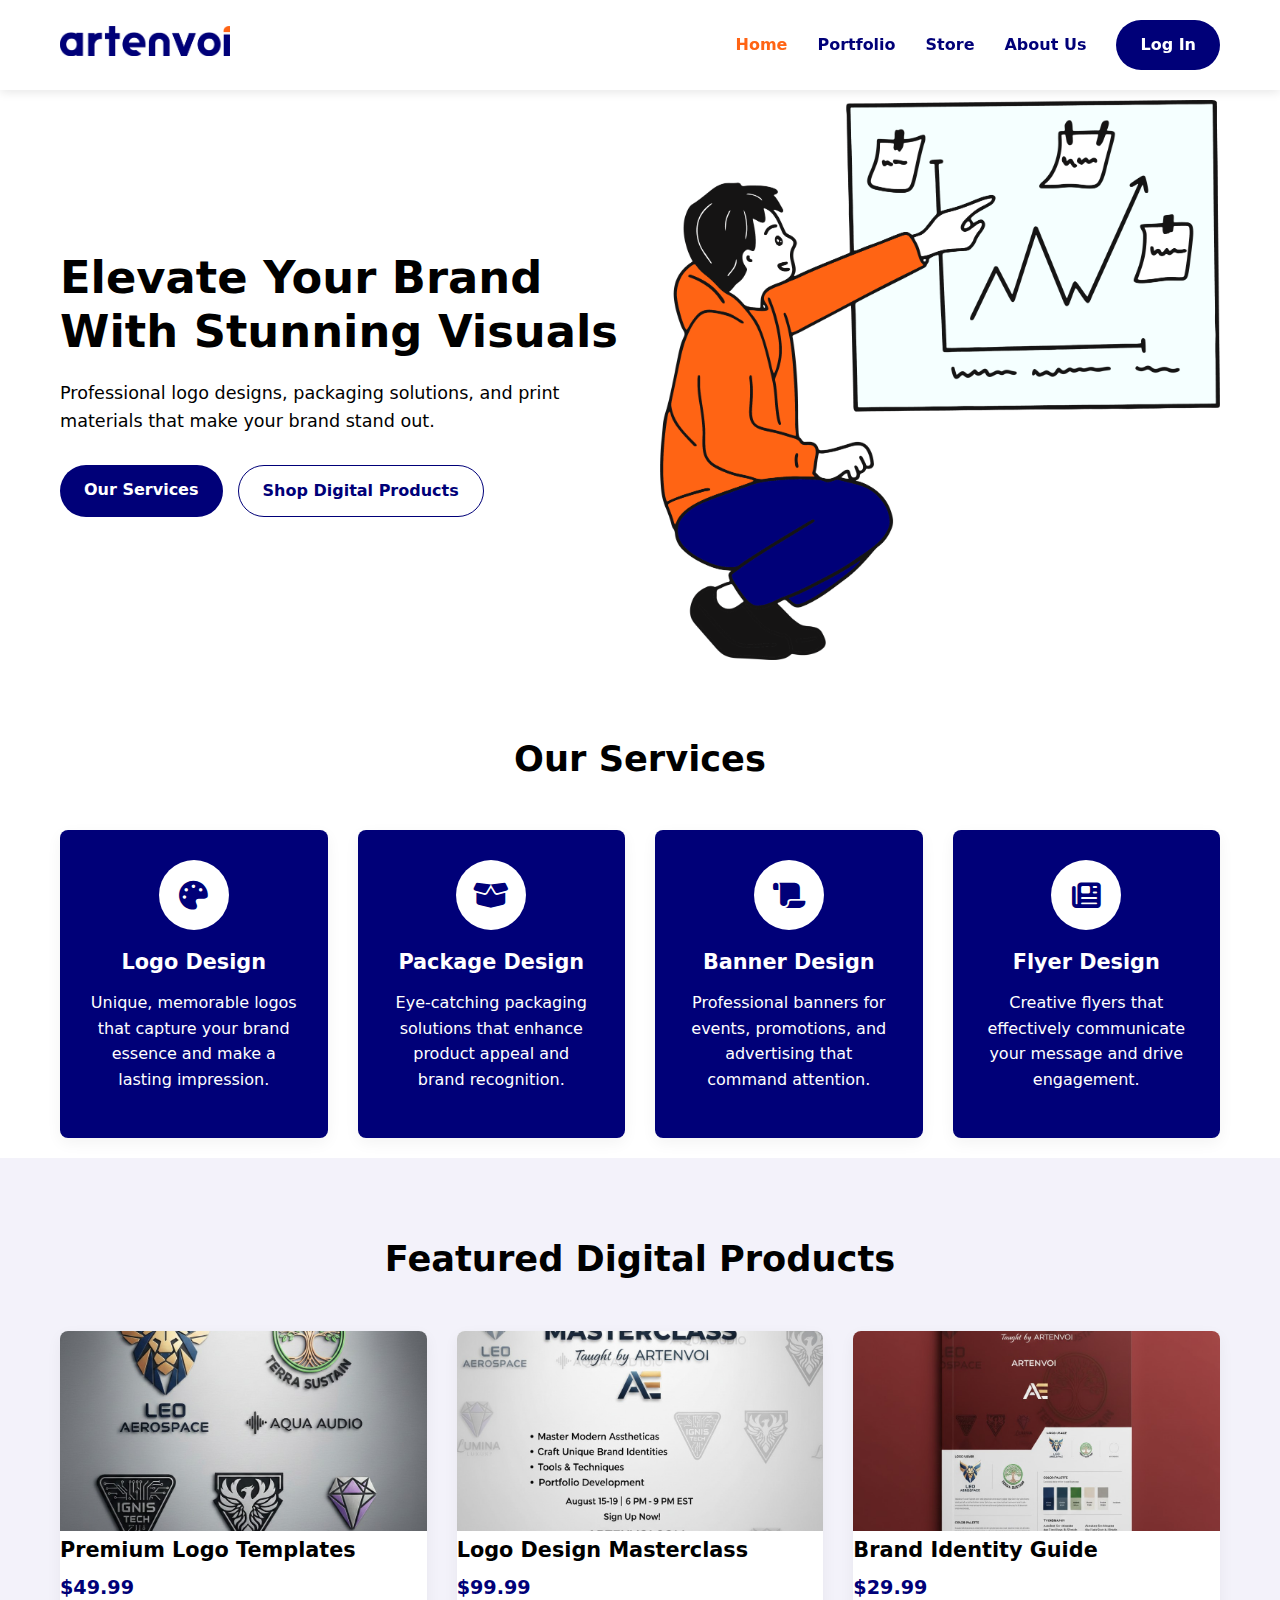
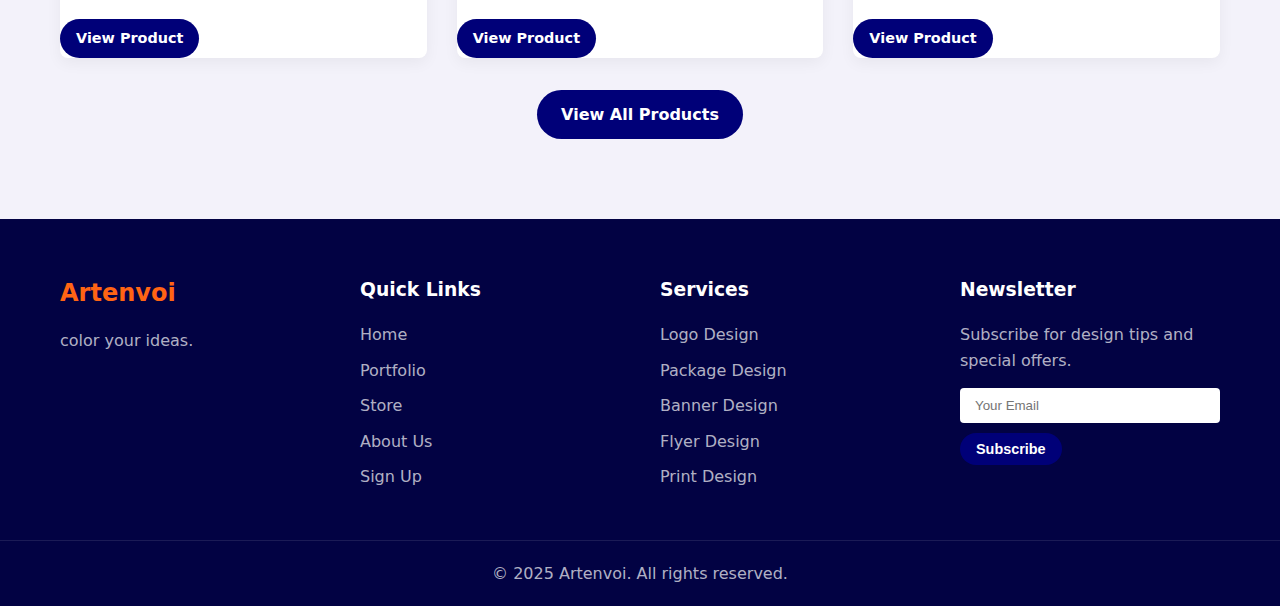
<file: index.html>
<!DOCTYPE html>
<html lang="en">
<head>
    <meta charset="UTF-8">
    <meta name="viewport" content="width=device-width, initial-scale=1.0">
    <title>Artenvoi</title>
    <link rel="icon" type="image/png" href="logo_icon.png" sizes="512x512">
    <link rel="stylesheet" href="style.css">
    <link rel="stylesheet" href="https://cdnjs.cloudflare.com/ajax/libs/font-awesome/6.5.1/css/all.min.css">
</head>
<body>
    <header>
        <div class="container">
            <div class="logo">
                <img src="Logo Name.png" alt="Derki Visuals", 
                style="width: 170px;">
            </div>
            <nav>
                <ul>
                    <li><a href="index.html">Home</a></li>
                    <li><a href="portfolio.html">Portfolio</a></li>
                    <li><a href="store.html">Store</a></li>
                    <li><a href="about.html">About Us</a></li>
                    <li><a href="login.html" class="btn">Log In</a></li>
                </ul>
                <div class="mobile-menu">
                    <i class="fas fa-bars"></i>
                </div>
            </nav>
        </div>
    </header>

    <section class="hero">
        <div class="container">
            <div class="hero-content">
                <h1>Elevate Your Brand With Stunning Visuals</h1>
                <p>Professional logo designs, packaging solutions, and print materials that make your brand stand out.</p>
                <div class="cta-buttons">
                    <a href="#services" class="btn">Our Services</a>
                    <a href="store.html" class="btn secondary">Shop Digital Products</a>
                </div>
            </div>
            <div class="hero-image">
                <img src="design-showcase.png" alt="Design Showcase">
            </div>
        </div>
    </section>

    <section id="services" class="services">
        <div class="container">
            <h2>Our Services</h2>
            <div class="services-grid">
                <div class="service-card">
                    <div class="icon">
                        <i class="fas fa-palette"></i>
                    </div>
                    <h3>Logo Design</h3>
                    <p>Unique, memorable logos that capture your brand essence and make a lasting impression.</p>
                </div>
                <div class="service-card">
                    <div class="icon">
                        <i class="fas fa-box-open"></i>
                    </div>
                    <h3>Package Design</h3>
                    <p>Eye-catching packaging solutions that enhance product appeal and brand recognition.</p>
                </div>
                <div class="service-card">
                    <div class="icon">
                        <i class="fas fa-scroll"></i>
                    </div>
                    <h3>Banner Design</h3>
                    <p>Professional banners for events, promotions, and advertising that command attention.</p>
                </div>
                <div class="service-card">
                    <div class="icon">
                        <i class="fas fa-newspaper"></i>
                    </div>
                    <h3>Flyer Design</h3>
                    <p>Creative flyers that effectively communicate your message and drive engagement.</p>
                </div>
            </div>
        </div>
    </section>

    <section class="featured-products">
        <div class="container">
            <h2>Featured Digital Products</h2>
            <div class="products-grid">
                <div class="product-card">
                    <img src="logo-templates.jpg" alt="Logo Templates">
                    <h3>Premium Logo Templates</h3>
                    <p class="price">$49.99</p>
                    <a href="store.html" class="btn small">View Product</a>
                </div>
                <div class="product-card">
                    <img src="design-course.jpg" alt="Design Course">
                    <h3>Logo Design Masterclass</h3>
                    <p class="price">$99.99</p>
                    <a href="store.html" class="btn small">View Product</a>
                </div>
                <div class="product-card">
                    <img src="brand-guide.jpg" alt="Brand Guide">
                    <h3>Brand Identity Guide</h3>
                    <p class="price">$29.99</p>
                    <a href="store.html" class="btn small">View Product</a>
                </div>
            </div>
            <div class="center">
                <a href="store.html" class="btn">View All Products</a>
            </div>
        </div>
    </section>

    <footer>
        <div class="container">
            <div class="footer-logo">
                <h2 style="color:#FF6414;">Artenvoi</h2>
                <p>color your ideas.</p>
            </div>
            <div class="footer-links">
                <h3>Quick Links</h3>
                <ul>
                    <li><a href="index.html">Home</a></li>
                    <li><a href="portfolio.html">Portfolio</a></li>
                    <li><a href="store.html">Store</a></li>
                    <li><a href="about.html">About Us</a></li>
                    <li><a href="login.html">Sign Up</a></li>
                </ul>
            </div>
            <div class="footer-services">
                <h3>Services</h3>
                <ul>
                    <li><a href="#">Logo Design</a></li>
                    <li><a href="#">Package Design</a></li>
                    <li><a href="#">Banner Design</a></li>
                    <li><a href="#">Flyer Design</a></li>
                    <li><a href="#">Print Design</a></li>
                </ul>
            </div>
            <div class="footer-newsletter">
                <h3>Newsletter</h3>
                <p>Subscribe for design tips and special offers.</p>
                <form>
                    <input type="email" placeholder="Your Email">
                    <button type="submit" class="btn small">Subscribe</button>
                </form>
            </div>
        </div>
        <div class="copyright">
            <p>&copy; 2025 Artenvoi. All rights reserved.</p>
        </div>
    </footer>

    <script src="script.js"></script>
</body>
</html>
</file>
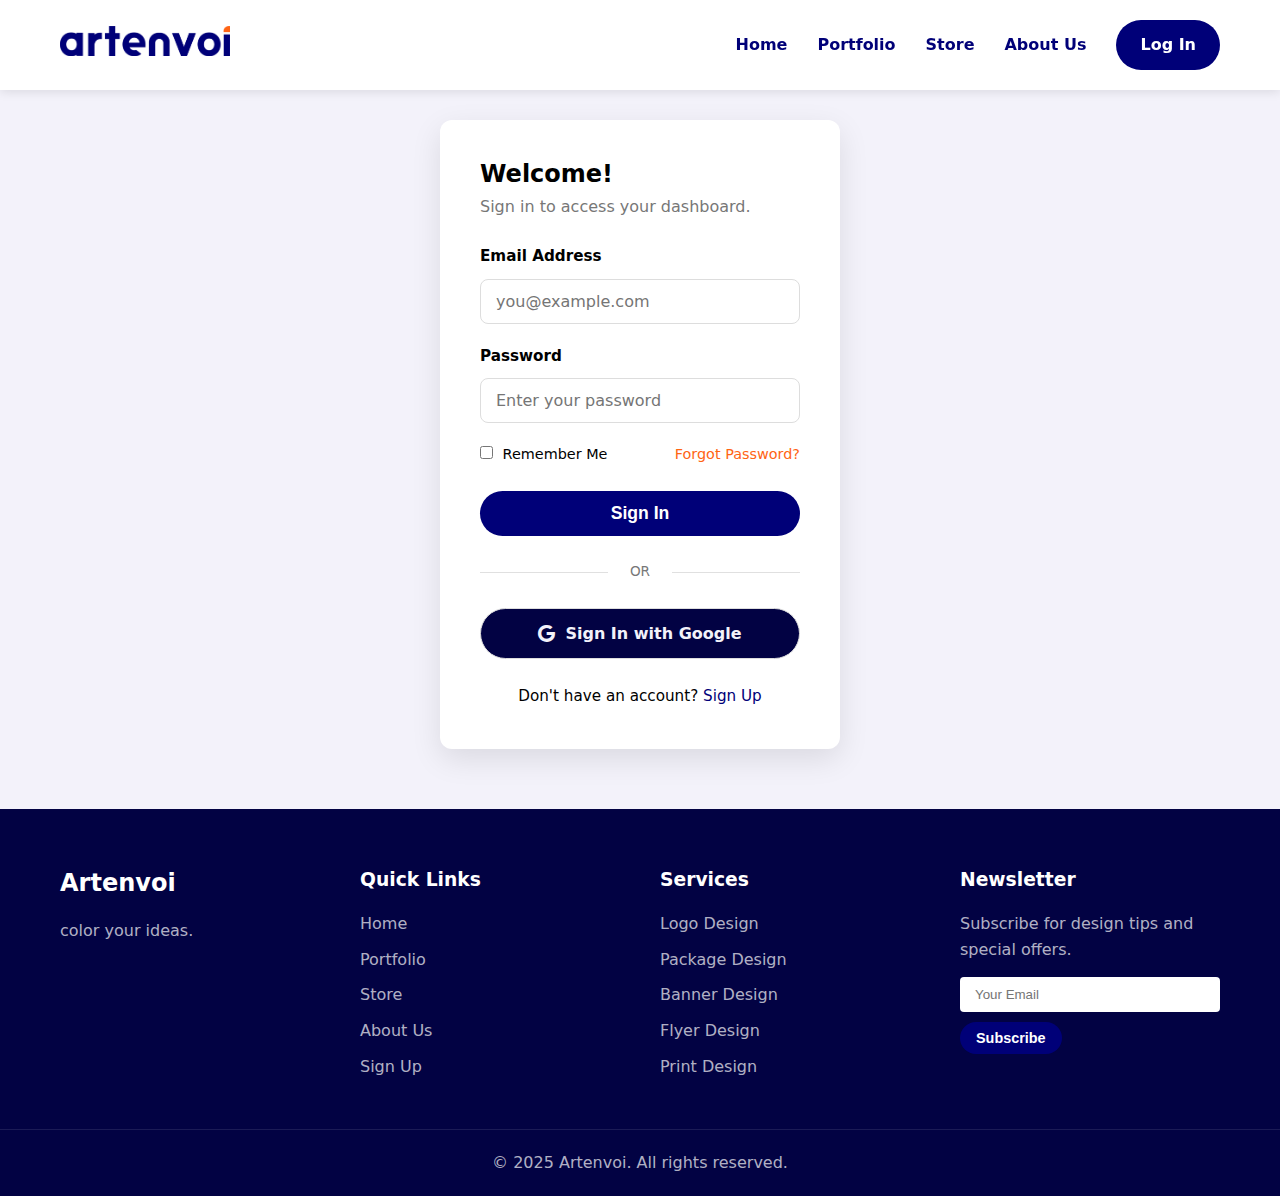
<file: login.html>
<!DOCTYPE html>
<html lang="en">
<head>
    <meta charset="UTF-8">
    <meta name="viewport" content="width=device-width, initial-scale=1.0">
    <title>Sign In - Artenvoi</title>
    <link rel="icon" type="image/png" href="logo_icon.png" sizes="512x512">
    <link rel="stylesheet" href="style.css">
    <link rel="stylesheet" href="https://cdnjs.cloudflare.com/ajax/libs/font-awesome/6.5.1/css/all.min.css">
</head>
<body>
    
    <header>
        <div class="container">
            <div class="logo">
                <img src="Logo Name.png" alt="Derki Visuals", 
                style="width: 170px;">
            </div>
            <nav>
                <ul>
                    <li><a href="index.html">Home</a></li>
                    <li><a href="portfolio.html">Portfolio</a></li>
                    <li><a href="store.html">Store</a></li>
                    <li><a href="about.html">About Us</a></li>
                    <li><a href="login.html" class="btn">Log In</a></li>
                </ul>
                <div class="mobile-menu">
                    <i class="fas fa-bars"></i>
                </div>
            </nav>
        </div>
    </header>

    <section class="login-section section-padding">
        <div class="container login-container">
            <div class="login-card">
                <h2 class="text-center">Welcome!</h2>
                <p class="text-center text-light">Sign in to access your dashboard.</p>
                
                <form class="login-form">
                    
                    <div class="form-group">
                        <label for="email">Email Address</label>
                        <input type="email" id="email" name="email" placeholder="you@example.com" required>
                    </div>
                    
                    <div class="form-group">
                        <label for="password">Password</label>
                        <input type="password" id="password" name="password" placeholder="Enter your password" required>
                    </div>
                    
                    <div class="form-options">
                        <div class="remember-me">
                            <input type="checkbox" id="remember" name="remember">
                            <label for="remember">Remember Me</label>
                        </div>
                        <a href="#" class="forgot-password">Forgot Password?</a>
                    </div>
                    
                    <button type="submit" class="btn primary-btn large-btn">Sign In</button>
                    
                    <div class="social-login-divider">
                        <span>OR</span>
                    </div>

                    <a href="#" class="btn social-btn google-btn">
                        <i class="fab fa-google"></i> Sign In with Google
                    </a>
                </form>
                
                <div class="signup-link">
                    Don't have an account? <a href="#">Sign Up</a>
                </div>
            </div>
        </div>
    </section>
    
    <footer>
        <div class="container">
            <div class="footer-logo">
                <h2>Artenvoi</h2>
                <p>color your ideas.</p>
            </div>
            <div class="footer-links">
                <h3>Quick Links</h3>
                <ul>
                    <li><a href="index.html">Home</a></li>
                    <li><a href="portfolio.html">Portfolio</a></li>
                    <li><a href="store.html">Store</a></li>
                    <li><a href="about.html">About Us</a></li>
                    <li><a href="login.html">Sign Up</a></li>
                </ul>
            </div>
            <div class="footer-services">
                <h3>Services</h3>
                <ul>
                    <li><a href="#">Logo Design</a></li>
                    <li><a href="#">Package Design</a></li>
                    <li><a href="#">Banner Design</a></li>
                    <li><a href="#">Flyer Design</a></li>
                    <li><a href="#">Print Design</a></li>
                </ul>
            </div>
            <div class="footer-newsletter">
                <h3>Newsletter</h3>
                <p>Subscribe for design tips and special offers.</p>
                <form>
                    <input type="email" placeholder="Your Email">
                    <button type="submit" class="btn small">Subscribe</button>
                </form>
            </div>
        </div>
        <div class="copyright">
            <p>&copy; 2025 Artenvoi. All rights reserved.</p>
        </div>
    </footer>

    <script src="script.js"></script>
</body>
</html>
</file>
<file: style.css>
/* Global Styles */
:root {
    --primary-color: #000078;
    --primary-light: #0000d1;
    --primary-dark: #020243;
    --secondary-color: #FF6414;
    --dark-color: #000000;
    --light-color: #FFFFFF;
    --gray-color: #f3f2fa;
    --text-color: #000000;
    --text-light: #777777;
}

* {
    margin: 0;
    padding: 0;
    box-sizing: border-box;
}

body {
    font-family: system-ui, -apple-system, BlinkMacSystemFont, 'Segoe UI', Roboto, Oxygen, Ubuntu, Cantarell, 'Open Sans', 'Helvetica Neue', sans-serif;
    color: var(--text-color);
    line-height: 1.6;
    background-color: white;
}

a {
    text-decoration: none;
    color: var(--primary-color);
    transition: all 0.3s ease;
}

a:hover {
    color: var(--secondary-color);
}

h1, h2, h3, h4, h5, h6 {
    font-weight: 700;
    line-height: 1.2;
    margin-bottom: 1rem;
    color: var(--dark-color);
}

p {
    margin-bottom: 1rem;
}

img {
    max-width: 100%;
    height: auto;
}

ul {
    list-style: none;
}

.container {
    width: 100%;
    max-width: 1200px;
    margin: 0 auto;
    padding: 0 20px;
}

.btn {
    display: inline-block;
    padding: 12px 24px;
    background-color: var(--primary-color);
    color: var(--light-color);
    border: none;
    border-radius: 40px;
    font-weight: 600;
    cursor: pointer;
    transition: all 0.3s ease;
    text-align: center;
}

.btn:hover {
    background-color: var(--secondary-color);
    color: var(--light-color);
    transform: translateY(-2px);
    box-shadow: 0 4px 8px rgba(0, 0, 0, 0.1);
}

.btn.secondary {
    background-color: var(--light-color);
    color: var(--primary-color);
    border: 1px solid var(--primary-color);
}

.btn.secondary:hover {
    background-color: var(--primary-color);
    color: var(--light-color);
}

.btn.small {
    padding: 8px 16px;
    font-size: 0.9rem;
}

.center {
    text-align: center;
    margin-top: 2rem;
}

/* Header Styles */
header {
    background-color: var(--light-color);
    box-shadow: 0 2px 10px rgba(0, 0, 0, 0.1);
    position: fixed;
    width: 100%;
    top: 0;
    z-index: 1000;
}

header .container {
    display: flex;
    justify-content: space-between;
    align-items: center;
    padding: 20px;
}

.logo h1 {
    color: var(--primary-color);
    font-size: 1.8rem;
    font-weight: 800;
}

nav ul {
    display: flex;
    align-items: center;
}

nav ul li {
    margin-left: 30px;
}

nav ul li a {
    color: var(--primary-color);
    font-weight: 700;
}

nav ul li a.active {
    color: var(--secondary-color);
}

nav ul li a:hover {
    color: var(--primary-color);
}

.mobile-menu {
    display: none;
    font-size: 1.5rem;
    cursor: pointer;
    color: var(--primary-color);
}


/* 2. SIGN IN PAGE STYLES */

.login-section {
    min-height: calc(100vh - 80px - 200px); /* Full height minus header and basic footer height */
    display: flex;
    align-items: center;
    justify-content: center;
    background-color: var(--gray-color); /* Use a light gray background for contrast */
    padding: 60px 20px;
    padding-top: 120px;
}

.login-card {
    background-color: var(--light-color);
    padding: 40px;
    border-radius: 12px;
    box-shadow: 0 10px 30px rgba(0, 0, 0, 0.1);
    width: 100%;
    max-width: 400px; /* Max width for the form container */
    margin: auto;
}

.login-card h2 {
    margin-bottom: 5px;
    color: var(--dark-color);
}

.login-card .text-light {
    color: var(--text-light);
    margin-bottom: 25px;
}

/* Form Styling - Adjusting to fit modern look */
.login-form input[type="email"],
.login-form input[type="password"] {
    width: 100%;
    padding: 12px 15px;
    margin-top: 5px;
    border: 1px solid #ddd;
    border-radius: 8px;
    font-size: 1rem;
    color: var(--text-color);
    transition: border-color 0.3s;
}

.login-form input:focus {
    border-color: var(--primary-color);
    outline: none;
}

.form-group {
    margin-bottom: 20px;
}

.form-group label {
    display: block;
    margin-bottom: 5px;
    font-weight: 600;
    font-size: 0.95rem;
}

.form-options {
    display: flex;
    justify-content: space-between;
    align-items: center;
    margin-bottom: 25px;
    font-size: 0.9rem;
}

.remember-me label {
    font-weight: 400;
    margin-left: 5px;
}

.forgot-password {
    color: var(--secondary-color);
}

/* Button Styling (Using existing .btn and adding specific variations) */
.large-btn {
    padding: 12px 20px;
    font-size: 1.1rem;
    font-weight: 700;
    width: 100%;
    border-radius: 50px;
}

/* Social Login Divider */
.social-login-divider {
    text-align: center;
    margin: 25px 0;
    position: relative;
    font-size: 0.85rem;
    color: var(--text-light);
}

.social-login-divider:before,
.social-login-divider:after {
    content: '';
    position: absolute;
    top: 50%;
    width: 40%;
    height: 1px;
    background: #e0e0e0;
}

.social-login-divider:before {
    left: 0;
}

.social-login-divider:after {
    right: 0;
}

.social-btn {
    display: flex;
    align-items: center;
    justify-content: center;
    background-color: var(--primary-dark);
    color: var(--gray-color);
    border: 1px solid #ddd;
    margin-bottom: 10px;
}

.social-btn:hover {
    background-color: #FF6414;
    border-color: #ccc;
}

.social-btn i {
    margin-right: 10px;
    font-size: 1.1rem;
}

.signup-link {
    text-align: center;
    margin-top: 25px;
    font-size: 0.95rem;
}

/* Hero Section */
.hero {
    padding: 100px 0 50px;
    background-color: var(--light-color);
}

.hero .container {
    display: flex;
    align-items: center;
    justify-content: space-between;
}

.hero-content {
    flex: 1;
    padding-right: 40px;
}

.hero-content h1 {
    font-size: 2.8rem;
    margin-bottom: 20px;
    color: var(--dark-color);
}

.hero-content p {
    font-size: 1.1rem;
    margin-bottom: 30px;
    color: var(--text-color);
}

.cta-buttons {
    display: flex;
    gap: 15px;
}

.hero-image {
    flex: 1;
    text-align: center;
}

.hero-image img {
    max-width: 100%;
    height: auto;
    border-radius: 8px;
}

/* Services Section */
.services {
    padding: 20px 0;
}

.services h2 {
    text-align: center;
    font-size: 2.2rem;
    margin-bottom: 50px;
}

.services-grid {
    display: grid;
    grid-template-columns: repeat(auto-fit, minmax(250px, 1fr));
    gap: 30px;
    color: var(--light-color);
}

.service-card {
    background-color: var(--primary-color);
    padding: 30px;
    border-radius: 8px;
    text-align: center;
    box-shadow: 0 5px 15px rgba(0, 0, 0, 0.05);
    transition: all 0.3s ease;
}

.service-card:hover {
    transform: translateY(-10px);
    box-shadow: 0 15px 30px rgba(0, 0, 0, 0.1);
}

.service-card .icon {
    width: 70px;
    height: 70px;
    background-color: var(--light-color);
    border-radius: 50%;
    display: flex;
    align-items: center;
    justify-content: center;
    margin: 0 auto 20px;
    color: var(--primary-color);
    font-size: 1.8rem;
}

.service-card h3 {
    font-size: 1.3rem;
    margin-bottom: 15px;
    color: var(--light-color);
}

/* Featured Products Section */
.featured-products {
    padding: 80px 0;
    background-color: var(--gray-color);
}

.featured-products h2 {
    text-align: center;
    font-size: 2.2rem;
    margin-bottom: 50px;
}

.products-grid {
    display: grid;
    grid-template-columns: repeat(auto-fit, minmax(300px, 1fr));
    gap: 30px;
}

.product-card {
    background-color: var(--light-color);
    border-radius: 8px;
    overflow: hidden;
    box-shadow: 0 5px 15px rgba(0, 0, 0, 0.05);
    transition: all 0.3s ease;
}

.product-card:hover {
    transform: translateY(-10px);
    box-shadow: 0 15px 30px rgba(0, 0, 0, 0.1);
}

.product-card img {
    width: 100%;
    height: 200px;
    object-fit: cover;
}

.product-card .product-info {
    padding: 20px;
}

.product-card h3 {
    font-size: 1.3rem;
    margin-bottom: 10px;
}

.product-card .price {
    font-size: 1.2rem;
    font-weight: 700;
    color: var(--primary-color);
    margin-bottom: 15px;
}

.product-card .old-price {
    font-size: 1rem;
    text-decoration: line-through;
    color: var(--text-light);
    margin-left: 10px;
}

/* Contact Section */
.contact {
    padding: 80px 0;
}

.contact .container {
    display: flex;
    gap: 50px;
    text-align: center;
}

.contact-form, .contact-info {
    flex: 1;
}

.contact-form h2, .contact-info h2 {
    font-size: 2rem;
    margin-bottom: 30px;
}

.form-group {
    margin-bottom: 20px;
}

.form-group input,
.form-group select,
.form-group textarea {
    width: 100%;
    padding: 12px 15px;
    border: 1px solid #ddd;
    border-radius: 4px;
    font-family: inherit;
    font-size: 1rem;
    transition: all 0.3s ease;
}

.form-group input:focus,
.form-group select:focus,
.form-group textarea:focus {
    outline: none;
    border-color: var(--primary-color);
    box-shadow: 0 0 0 2px rgba(51, 0, 204, 0.1);
}

.form-group textarea {
    min-height: 150px;
    resize: vertical;
}

.contact-info p {
    margin-bottom: 20px;
    display: flex;
    align-items: center;
}

.contact-info i {
    margin-right: 10px;
    color: var(--primary-color);
    font-size: 1.2rem;
    width: 25px;
    text-align: center;
}

.social-links {
    display: flex;
    gap: 20px;
    margin-top: 30px;
}

.social-links a {
    display: flex;
    align-items: center;
    justify-content: center;
    width: 40px;
    height: 40px;
    background-color: rgb(223, 223, 223);
    color: var(--primary-color);
    border-radius: 50%;
    transition: all 0.3s ease;
}

.social-links a:hover {
    background-color: var(--primary-light);
    color: var(--primary-color);
}

/* Footer Styles */
footer {
    background-color: var(--primary-dark);
    color: var(--light-color);
    padding: 60px 0 0;
}

footer .container {
    display: grid;
    grid-template-columns: repeat(auto-fit, minmax(200px, 1fr));
    gap: 40px;
}

footer h2, footer h3 {
    color: var(--light-color);
    margin-bottom: 20px;
}

footer p {
    color: rgba(255, 255, 255, 0.7);
    margin-bottom: 15px;
}

footer ul li {
    margin-bottom: 10px;
}

footer ul li a {
    color: rgba(255, 255, 255, 0.7);
    transition: all 0.3s ease;
}

footer ul li a:hover {
    color: var(--light-color);
    padding-left: 5px;
}

.footer-newsletter input {
    width: 100%;
    padding: 10px 15px;
    border: none;
    border-radius: 4px;
    margin-bottom: 10px;
}

.copyright {
    text-align: center;
    padding: 20px 0;
    margin-top: 40px;
    border-top: 1px solid rgba(255, 255, 255, 0.1);
}

.copyright p {
    margin-bottom: 0;
}

/* Portfolio Page Styles */
.portfolio-hero, .store-hero, .about-hero {
    padding: 150px 0 80px;
    text-align: center;
    background-color: var(--gray-color);
}

.portfolio-hero h1, .store-hero h1, .about-hero h1 {
    font-size: 2.8rem;
    margin-bottom: 20px;
}

.portfolio-filter {
    padding: 30px 0;
    background-color: var(--light-color);
}

.filter-buttons {
    display: flex;
    flex-wrap: wrap;
    gap: 10px;
    justify-content: center;
}

.filter-buttons .btn.small.active {
    background-color: var(--primary-dark);
}

.portfolio-grid {
    padding: 60px 0;
}

.grid {
    display: grid;
    grid-template-columns: repeat(auto-fill, minmax(300px, 1fr));
    gap: 20px;
}

.portfolio-item {
    position: relative;
    border-radius: 8px;
    overflow: hidden;
    box-shadow: 0 5px 15px rgba(0, 0, 0, 0.05);
    transition: all 0.3s ease;
}

.portfolio-item img {
    width: 100%;
    height: 300px;
    object-fit: cover;
    display: block;
    transition: all 0.3s ease;
}

.portfolio-item:hover {
    transform: translateY(-10px);
    box-shadow: 0 15px 30px rgba(0, 0, 0, 0.1);
}

.portfolio-item:hover img {
    transform: scale(1.05);
}

.portfolio-item .overlay {
    position: absolute;
    bottom: 0;
    left: 0;
    right: 0;
    background: linear-gradient(to top, rgba(0, 0, 0, 0.8), transparent);
    color: var(--light-color);
    padding: 20px;
    opacity: 0;
    transition: all 0.3s ease;
}

.portfolio-item:hover .overlay {
    opacity: 1;
}

.portfolio-item .overlay h3 {
    margin-bottom: 5px;
    color: var(--light-color);
}

.portfolio-item .overlay p {
    color: rgba(255, 255, 255, 0.8);
    font-size: 0.9rem;
    margin-bottom: 0;
}

.cta {
    padding: 80px 0;
    text-align: center;
    background-color: var(--primary-color);
    color: var(--light-color);
}

.cta h2 {
    color: var(--light-color);
    font-size: 2.2rem;
    margin-bottom: 20px;
}

.cta p {
    max-width: 700px;
    margin: 0 auto 30px;
    color: rgba(255, 255, 255, 0.9);
}

/* Store Page Styles */
.store-categories {
    padding: 30px 0;
    background-color: var(--light-color);
}

.category-tabs {
    display: flex;
    flex-wrap: wrap;
    gap: 10px;
    justify-content: center;
}

.category-tabs .btn.small.active {
    background-color: var(--primary-dark);
}

.products {
    padding: 60px 0;
}

.product-card {
    position: relative;
    background-color: var(--light-color);
    border-radius: 8px;
    overflow: hidden;
    box-shadow: 0 5px 15px rgba(0, 0, 0, 0.05);
    transition: all 0.3s ease;
}

.product-card:hover {
    transform: translateY(-10px);
    box-shadow: 0 15px 30px rgba(0, 0, 0, 0.1);
}

.product-card img {
    width: 100%;
    height: 200px;
    object-fit: cover;
}

.product-info {
    padding: 20px;
}

.product-info h3 {
    font-size: 1.3rem;
    margin-bottom: 10px;
}

.product-info .description {
    color: var(--text-light);
    margin-bottom: 15px;
    font-size: 0.95rem;
}

.price-section {
    display: flex;
    align-items: center;
    margin-bottom: 15px;
}

.price {
    font-size: 1.2rem;
    font-weight: 700;
    color: var(--primary-color);
}

.old-price {
    font-size: 1rem;
    text-decoration: line-through;
    color: var(--text-light);
    margin-left: 10px;
}

/* Cart Sidebar */
.cart-sidebar {
    position: fixed;
    top: 0;
    right: -400px;
    width: 400px;
    height: 100vh;
    background-color: var(--light-color);
    box-shadow: -5px 0 15px rgba(0, 0, 0, 0.1);
    z-index: 1001;
    transition: right 0.3s ease;
    display: flex;
    flex-direction: column;
}

.cart-sidebar.active {
    right: 0;
}

.cart-header {
    padding: 20px;
    display: flex;
    justify-content: space-between;
    align-items: center;
    border-bottom: 1px solid #eee;
}

.cart-header h3 {
    margin-bottom: 0;
}

.close-cart {
    background: none;
    border: none;
    font-size: 1.2rem;
    cursor: pointer;
    color: var(--text-light);
}

.close-cart:hover {
    color: var(--primary-color);
}

.cart-items {
    flex: 1;
    padding: 20px;
    overflow-y: auto;
}

.cart-item {
    display: flex;
    margin-bottom: 20px;
    padding-bottom: 20px;
    border-bottom: 1px solid #eee;
}

.cart-item img {
    width: 80px;
    height: 80px;
    object-fit: cover;
    border-radius: 4px;
    margin-right: 15px;
}

.cart-item-info {
    flex: 1;
}

.cart-item-info h4 {
    font-size: 1rem;
    margin-bottom: 5px;
}

.cart-item-info p {
    font-size: 0.9rem;
    color: var(--text-light);
    margin-bottom: 5px;
}

.cart-item-price {
    font-weight: 600;
    color: var(--primary-color);
}

.remove-item {
    color: var(--text-light);
    font-size: 0.9rem;
    cursor: pointer;
}

.remove-item:hover {
    color: #ff0000;
}

.cart-total {
    padding: 20px;
    border-top: 1px solid #eee;
}

.cart-total p {
    display: flex;
    justify-content: space-between;
    font-size: 1.1rem;
    font-weight: 600;
    margin-bottom: 20px;
}

.cart-overlay {
    position: fixed;
    top: 0;
    left: 0;
    width: 100%;
    height: 100%;
    background-color: rgba(0, 0, 0, 0.5);
    z-index: 1000;
    opacity: 0;
    visibility: hidden;
    transition: all 0.3s ease;
}

.cart-overlay.active {
    opacity: 1;
    visibility: visible;
}

/* Testimonials */
.testimonials {
    padding: 80px 0;
    background-color: var(--gray-color);
}

.testimonials h2 {
    text-align: center;
    font-size: 2.2rem;
    margin-bottom: 50px;
}

.testimonial-slider {
    position: relative;
    max-width: 800px;
    margin: 0 auto;
}

.testimonial {
    text-align: center;
    padding: 40px;
    background-color: var(--light-color);
    border-radius: 8px;
    box-shadow: 0 5px 15px rgba(0, 0, 0, 0.05);
    display: none;
}

.testimonial.active {
    display: block;
}

.testimonial p {
    font-size: 1.1rem;
    font-style: italic;
    margin-bottom: 30px;
    position: relative;
}

.testimonial p::before,
.testimonial p::after {
    content: '"';
    font-size: 2rem;
    color: var(--primary-color);
    opacity: 0.3;
    position: absolute;
}

.testimonial p::before {
    top: -20px;
    left: -10px;
}

.testimonial p::after {
    bottom: -40px;
    right: -10px;
}

.author {
    display: flex;
    align-items: center;
    justify-content: center;
}

.author img {
    width: 60px;
    height: 60px;
    border-radius: 50%;
    object-fit: cover;
    margin-right: 15px;
}

.author p {
    text-align: left;
    font-style: normal;
    margin-bottom: 0;
}

.author p::before,
.author p::after {
    display: none;
}

.slider-controls {
    display: flex;
    justify-content: center;
    margin-top: 30px;
    gap: 15px;
}

.slider-controls button {
    background-color: var(--primary-color);
    color: var(--light-color);
    width: 40px;
    height: 40px;
    border: none;
    border-radius: 50%;
    cursor: pointer;
    transition: all 0.3s ease;
}

.slider-controls button:hover {
    background-color: var(--primary-light);
}

/* About Page Styles */
.our-story {
    padding: 80px 0;
}

.our-story .container {
    display: flex;
    align-items: center;
    gap: 50px;
}

.story-content {
    flex: 1;
}

.story-content h2 {
    font-size: 2.2rem;
    margin-bottom: 20px;
}

.story-image {
    flex: 1;
}

.story-image img {
    border-radius: 8px;
    box-shadow: 0 10px 30px rgba(0, 0, 0, 0.1);
}

.our-team {
    padding: 80px 0;
    background-color: var(--gray-color);
}

.our-team h2 {
    text-align: center;
    font-size: 2.2rem;
    margin-bottom: 50px;
}

.team-grid {
    display: grid;
    grid-template-columns: repeat(auto-fit, minmax(250px, 1fr));
    gap: 30px;
}

.team-member {
    background-color: var(--light-color);
    padding: 30px;
    border-radius: 8px;
    text-align: center;
    box-shadow: 0 5px 15px rgba(0, 0, 0, 0.05);
    transition: all 0.3s ease;
}

.team-member:hover {
    transform: translateY(-10px);
    box-shadow: 0 15px 30px rgba(0, 0, 0, 0.1);
}

.team-member img {
    width: 150px;
    height: 150px;
    border-radius: 50%;
    object-fit: cover;
    margin: 0 auto 20px;
    border: 5px solid rgba(51, 0, 204, 0.1);
}

.team-member h3 {
    font-size: 1.3rem;
    margin-bottom: 5px;
}

.team-member .position {
    color: var(--primary-color);
    font-weight: 600;
    margin-bottom: 10px;
    font-size: 0.9rem;
}

.team-member .skills {
    font-size: 0.9rem;
    color: var(--text-light);
    margin-bottom: 15px;
    font-style: italic;
}

.team-member .bio {
    font-size: 0.95rem;
    margin-bottom: 20px;
}

.our-values {
    padding: 80px 0;
}

.our-values h2 {
    text-align: center;
    font-size: 2.2rem;
    margin-bottom: 50px;
}

.values-grid {
    display: grid;
    grid-template-columns: repeat(auto-fit, minmax(250px, 1fr));
    gap: 30px;
}

.value-card {
    background-color: var(--light-color);
    padding: 30px;
    border-radius: 8px;
    text-align: center;
    box-shadow: 0 5px 15px rgba(0, 0, 0, 0.05);
    transition: all 0.3s ease;
}

.value-card:hover {
    transform: translateY(-10px);
    box-shadow: 0 15px 30px rgba(0, 0, 0, 0.1);
}

.value-card .icon {
    width: 70px;
    height: 70px;
    background-color: rgba(51, 0, 204, 0.1);
    border-radius: 50%;
    display: flex;
    align-items: center;
    justify-content: center;
    margin: 0 auto 20px;
    color: var(--primary-color);
    font-size: 1.8rem;
}

.value-card h3 {
    font-size: 1.3rem;
    margin-bottom: 15px;
}

/* Responsive Styles */
@media (max-width: 992px) {
    .hero .container, .contact .container, .our-story .container {
        flex-direction: column;
    }
    
    .hero-content, .contact-form, .contact-info, .story-content, .story-image {
        padding-right: 0;
        margin-bottom: 40px;
    }
    
    .hero-image {
        order: -1;
        margin-bottom: 40px;
    }
}

@media (max-width: 768px) {
    nav ul {
        display: none;
        position: absolute;
        top: 80px;
        left: 0;
        right: 0;
        background-color: var(--light-color);
        flex-direction: column;
        padding: 20px;
        box-shadow: 0 5px 10px rgba(0, 0, 0, 0.1);
    }
    
    nav ul.show {
        display: flex;
    }
    
    nav ul li {
        margin: 10px 0;
    }
    
    .mobile-menu {
        display: block;
    }
    
    .hero-content h1, .portfolio-hero h1, .store-hero h1, .about-hero h1 {
        font-size: 2.2rem;
    }
    
    .cta-buttons {
        flex-direction: column;
    }
    
    .cart-sidebar {
        width: 100%;
    }
}

@media (max-width: 576px) {
    .hero, .portfolio-hero, .store-hero, .about-hero {
        padding: 120px 0 60px;
    }
    
    .hero-content h1, .portfolio-hero h1, .store-hero h1, .about-hero h1 {
        font-size: 1.8rem;
    }
    
    .services-grid, .products-grid, .team-grid, .values-grid {
        grid-template-columns: 1fr;
    }
    
    .filter-buttons, .category-tabs {
        justify-content: flex-start;
    }
}
</file>
